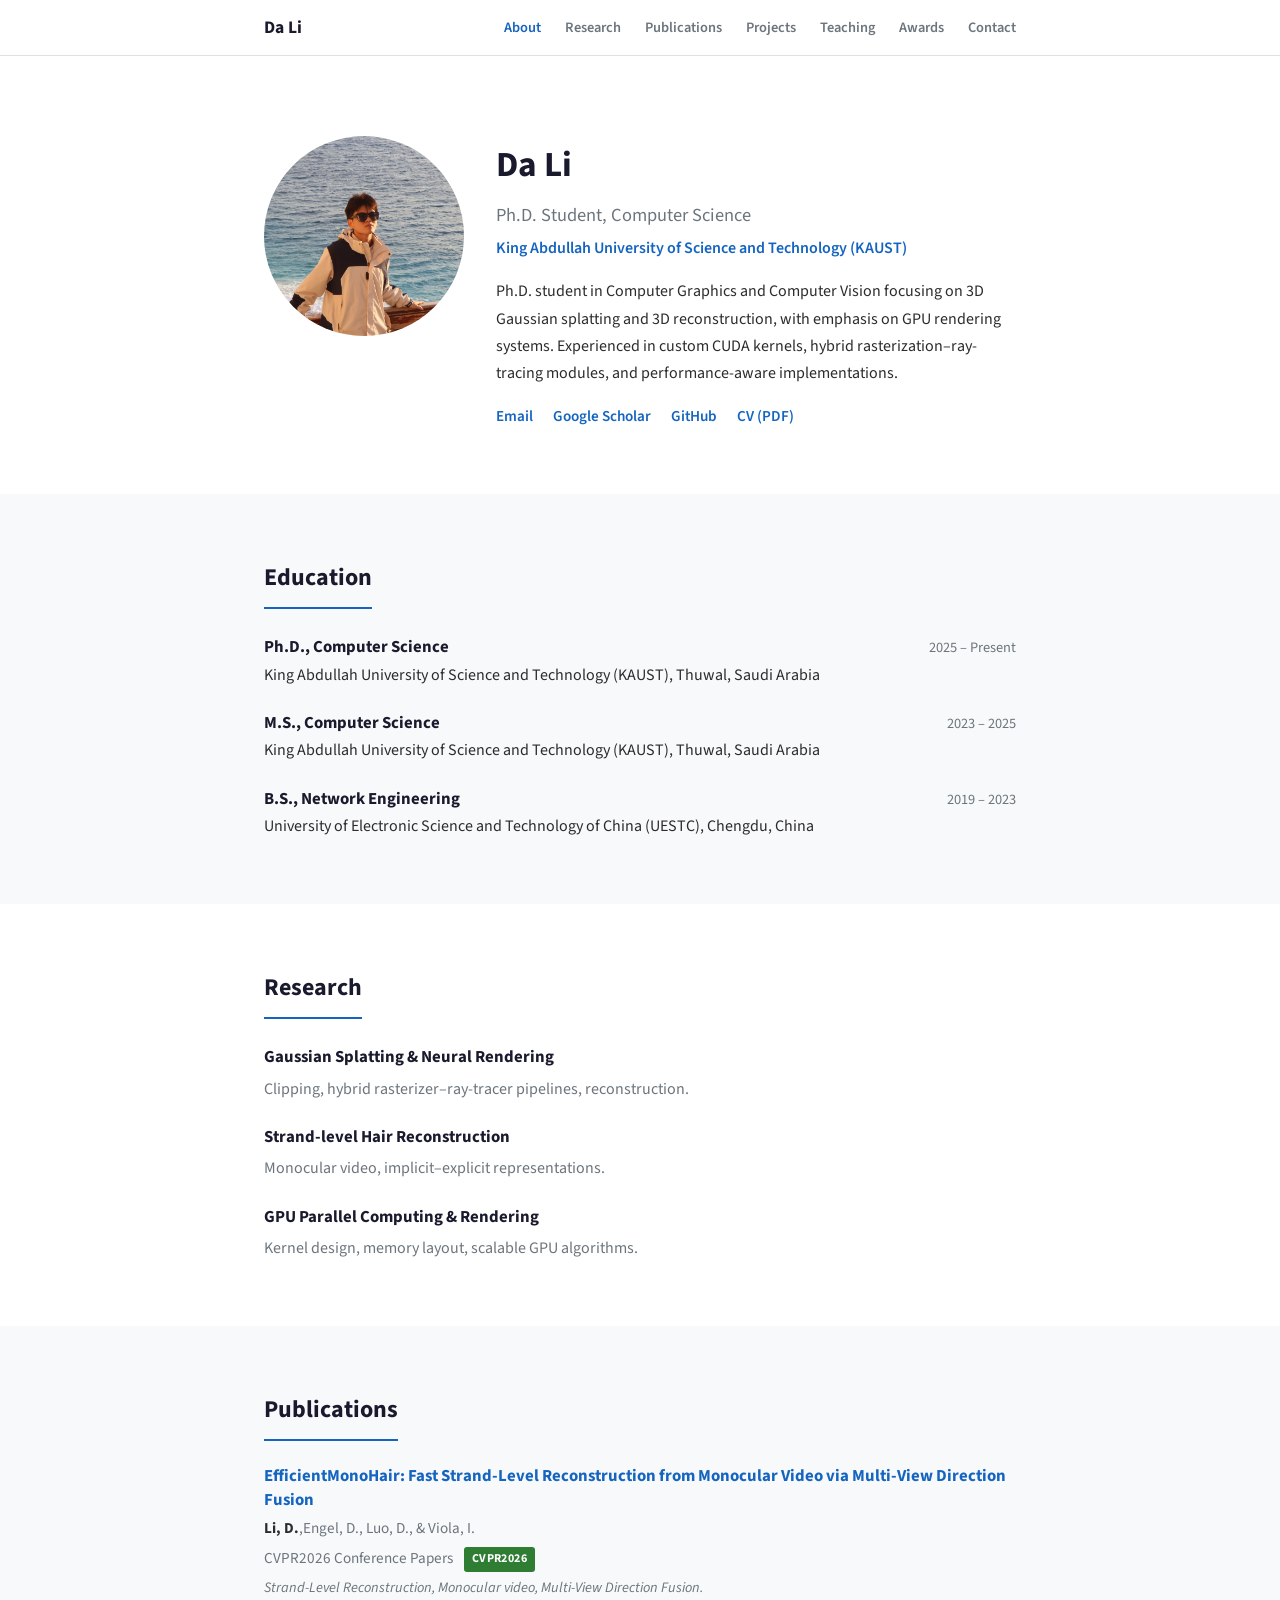
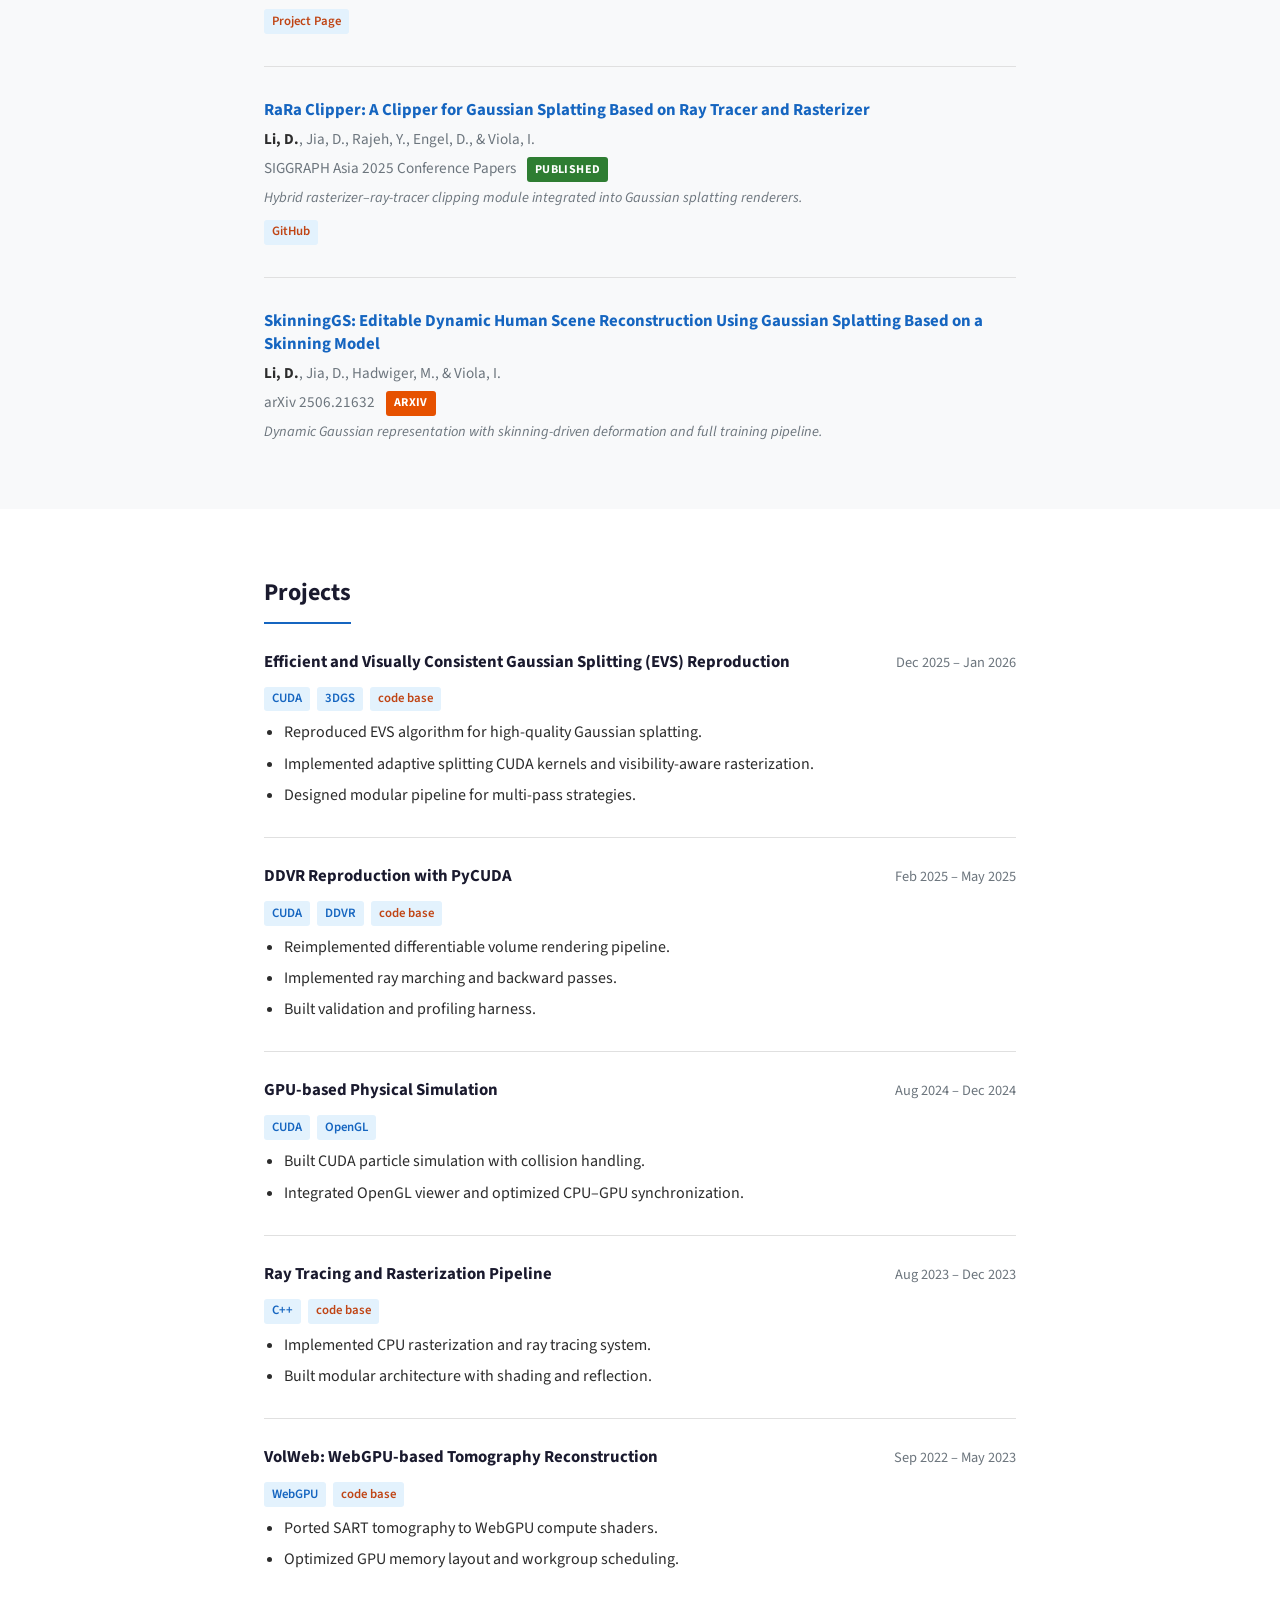
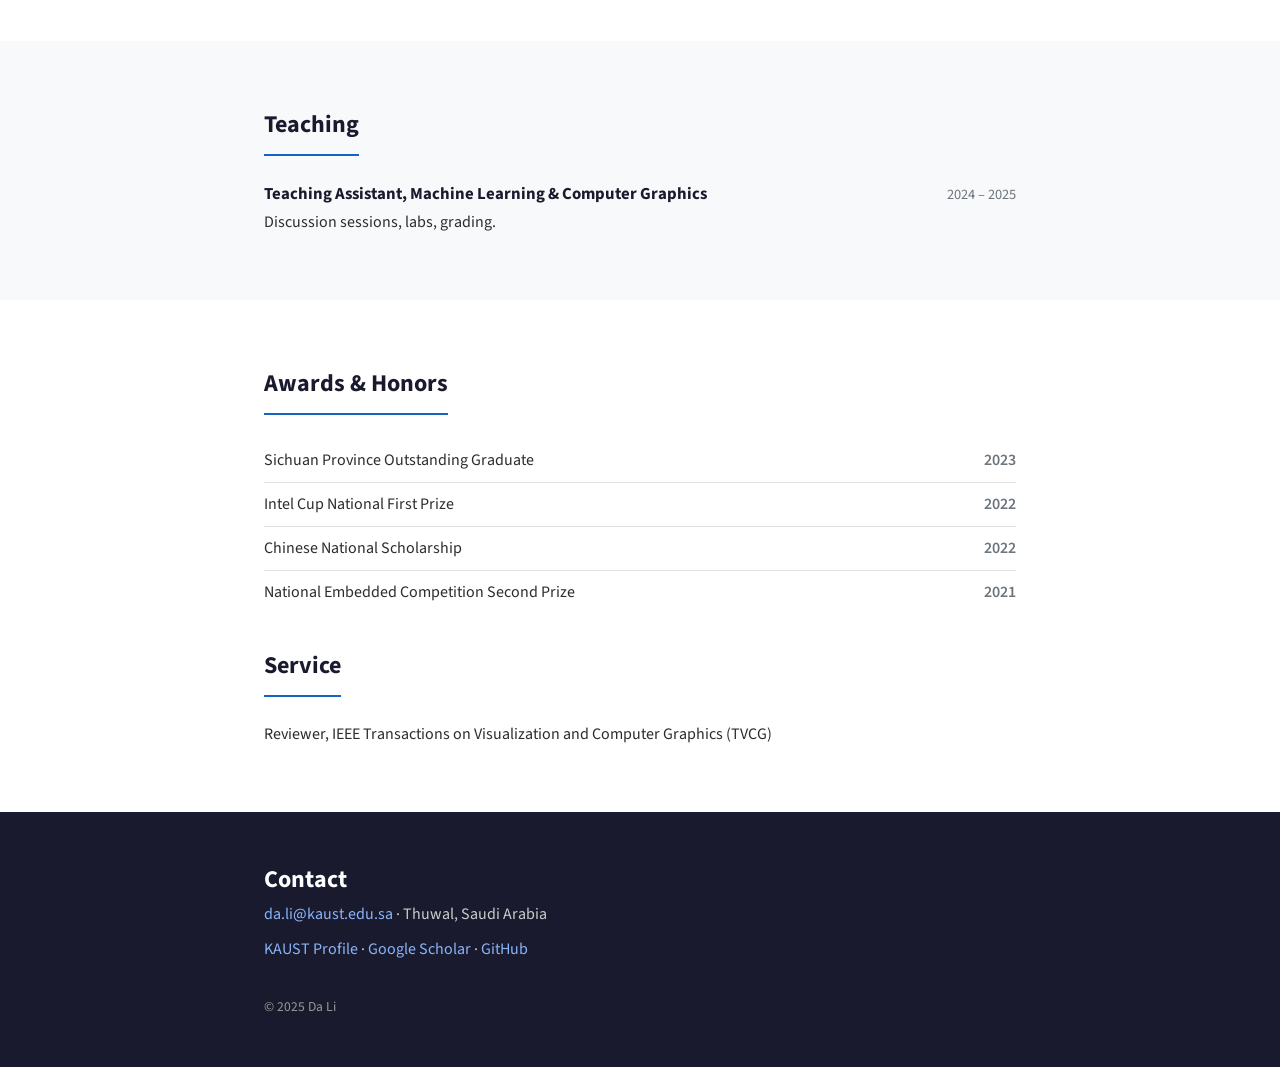
<file: index.html>
<!DOCTYPE html>
<html lang="en">
<head>
  <meta charset="UTF-8">
  <meta name="google-site-verification" content="tuxf_DEV8po_XkTjE10svYXUNkx22JST4pLigpx6i2c" />
  <meta name="viewport" content="width=device-width, initial-scale=1.0">
  <meta name="description" content="Da Li — Ph.D. student in Computer Science at KAUST. Research in 3D Gaussian splatting, GPU rendering, and CUDA.">
  <meta name="author" content="Da Li">

  <meta property="og:title" content="Da Li — KAUST">
  <meta property="og:description" content="Ph.D. student researching 3D Gaussian splatting, GPU rendering, and CUDA.">
  <meta property="og:type" content="website">
  <meta property="og:url" content="https://larkleeonepiece.github.io">

  <title>Da Li | KAUST</title>

  <link rel="preconnect" href="https://fonts.googleapis.com">
  <link rel="preconnect" href="https://fonts.gstatic.com" crossorigin>
  <link href="https://fonts.googleapis.com/css2?family=Source+Sans+3:wght@400;600;700&display=swap" rel="stylesheet">

  <link rel="icon" href="assets/favicon.svg" type="image/svg+xml">
  <link rel="stylesheet" href="style.css">
</head>
<body>

<!-- ===== Navigation ===== -->
<nav id="navbar" class="navbar">
  <div class="nav-container">
    <a href="#about" class="nav-logo">Da Li</a>
    <button class="nav-toggle" aria-label="Toggle navigation" aria-expanded="false">
      <span class="hamburger"></span>
    </button>
    <ul class="nav-links">
      <li><a href="#about">About</a></li>
      <li><a href="#research">Research</a></li>
      <li><a href="#publications">Publications</a></li>
      <li><a href="#projects">Projects</a></li>
      <li><a href="#teaching">Teaching</a></li>
      <li><a href="#awards">Awards</a></li>
      <li><a href="#contact">Contact</a></li>
    </ul>
  </div>
</nav>

<!-- ===== Hero / About ===== -->
<header id="about" class="section hero">
  <div class="container hero-grid">
    <div class="hero-photo">
      <!-- Replace with actual photo: <img src="assets/photo.jpg" alt="Da Li" width="200" height="200"> -->
      <img src="assets/googlescholar.jpg" alt="Da Li" width="200" height="200">
    </div>
    <div class="hero-text">
      <h1>Da Li</h1>
      <p class="subtitle">Ph.D. Student, Computer Science</p>
      <p class="affiliation">
        <a href="https://cemse.kaust.edu.sa/profiles/da-li">King Abdullah University of Science and Technology (KAUST)</a>
      </p>
      <p class="bio">
        Ph.D. student in Computer Graphics and Computer Vision focusing on
        3D Gaussian splatting and 3D reconstruction, with emphasis on GPU
        rendering systems. Experienced in custom CUDA kernels, hybrid
        rasterization–ray-tracing modules, and performance-aware implementations.
      </p>
      <ul class="contact-links">
        <li><a href="mailto:da.li@kaust.edu.sa">Email</a></li>

        <li><a href="https://scholar.google.com/citations?hl=en&user=mi3mSIUAAAAJ">Google Scholar</a></li>
        <li><a href="https://github.com/LarkLeeOnePiece">GitHub</a></li>
        <li><a href="publishCV.pdf">CV (PDF)</a></li>
      </ul>
    </div>
  </div>
</header>

<!-- ===== Education ===== -->
<section id="education" class="section section-alt">
  <div class="container">
    <h2>Education</h2>
    <div class="entry" style="margin-bottom: 1.25rem;">
      <div class="entry-header">
        <h3>Ph.D., Computer Science</h3>
        <span class="entry-date">2025 – Present</span>
      </div>
      <p>King Abdullah University of Science and Technology (KAUST), Thuwal, Saudi Arabia</p>
    </div>
    <div class="entry" style="margin-bottom: 1.25rem;">
      <div class="entry-header">
        <h3>M.S., Computer Science</h3>
        <span class="entry-date">2023 – 2025</span>
      </div>
      <p>King Abdullah University of Science and Technology (KAUST), Thuwal, Saudi Arabia</p>
    </div>
    <div class="entry">
      <div class="entry-header">
        <h3>B.S., Network Engineering</h3>
        <span class="entry-date">2019 – 2023</span>
      </div>
      <p>University of Electronic Science and Technology of China (UESTC), Chengdu, China</p>
    </div>
  </div>
</section>

<!-- ===== Research ===== -->
<section id="research" class="section">
  <div class="container">
    <h2>Research</h2>
    <div class="research-areas">
      <div class="research-area">
        <h3>Gaussian Splatting &amp; Neural Rendering</h3>
        <p>Clipping, hybrid rasterizer–ray-tracer pipelines, reconstruction.</p>
      </div>
      <div class="research-area">
        <h3>Strand-level Hair Reconstruction</h3>
        <p>Monocular video, implicit–explicit representations.</p>
      </div>
      <div class="research-area">
        <h3>GPU Parallel Computing &amp; Rendering</h3>
        <p>Kernel design, memory layout, scalable GPU algorithms.</p>
      </div>
    </div>
  </div>
</section>

<!-- ===== Publications ===== -->
<section id="publications" class="section section-alt">
  <div class="container">
    <h2>Publications</h2>

    <div class="pub-entry">
      <h3 class="pub-title">
        <!-- TODO: Replace # with actual DOI/ACM DL link for the SIGGRAPH Asia paper -->
        <a href="https://arxiv.org/pdf/2604.05794">EfficientMonoHair: Fast Strand-Level Reconstruction from Monocular Video
via Multi-View Direction Fusion
</a>
      </h3>
      <p class="pub-authors">
        <strong>Li, D.</strong>,Engel, D., Luo, D., &amp; Viola, I.
      </p>
      <p class="pub-venue">
        CVPR2026 Conference Papers
        <span class="badge badge-published">cvpr2026</span>
      </p>
      <p class="pub-contribution">
        Strand-Level Reconstruction, Monocular video, Multi-View Direction Fusion.
      </p>
      <p class="pub-links">
        <a href="https://larkleeonepiece.github.io/EfficientMonoHair/">Project Page</a>
      </p>
    </div>

    <div class="pub-entry">
      <h3 class="pub-title">
        <!-- TODO: Replace # with actual DOI/ACM DL link for the SIGGRAPH Asia paper -->
        <a href="https://dl.acm.org/doi/full/10.1145/3757377.3763982">RaRa Clipper: A Clipper for Gaussian Splatting Based on Ray Tracer and Rasterizer</a>
      </h3>
      <p class="pub-authors">
        <strong>Li, D.</strong>, Jia, D., Rajeh, Y., Engel, D., &amp; Viola, I.
      </p>
      <p class="pub-venue">
        SIGGRAPH Asia 2025 Conference Papers
        <span class="badge badge-published">Published</span>
      </p>
      <p class="pub-contribution">
        Hybrid rasterizer–ray-tracer clipping module integrated into Gaussian splatting renderers.
      </p>
      <p class="pub-links">
        <a href="https://github.com/LarkLeeOnePiece/Openbase-RaRaClipper">GitHub</a>
      </p>
    </div>

    <div class="pub-entry">
      <h3 class="pub-title">
        <a href="https://arxiv.org/abs/2506.21632">SkinningGS: Editable Dynamic Human Scene Reconstruction Using Gaussian Splatting Based on a Skinning Model</a>
      </h3>
      <p class="pub-authors">
        <strong>Li, D.</strong>, Jia, D., Hadwiger, M., &amp; Viola, I.
      </p>
      <p class="pub-venue">
        arXiv 2506.21632
        <span class="badge badge-arxiv">arXiv</span>
      </p>
      <p class="pub-contribution">
        Dynamic Gaussian representation with skinning-driven deformation and full training pipeline.
      </p>
    </div>
  </div>
</section>

<!-- ===== Projects ===== -->
<section id="projects" class="section">
  <div class="container">
    <h2>Projects</h2>

    <div class="project-entry">
      <div class="project-header">
        <h3>Efficient and Visually Consistent Gaussian Splitting (EVS) Reproduction</h3>
        <span class="project-date">Dec 2025 – Jan 2026</span>
      </div>
      <div class="project-tags">
        <span class="tag">CUDA</span>
        <span class="tag">3DGS</span>
        <span class="codetag"><a href="https://github.com/LarkLeeOnePiece/EV-Splitting">code base</a></span>
      </div>
      <ul>
        <li>Reproduced EVS algorithm for high-quality Gaussian splatting.</li>
        <li>Implemented adaptive splitting CUDA kernels and visibility-aware rasterization.</li>
        <li>Designed modular pipeline for multi-pass strategies.</li>
      </ul>
    </div>

    <div class="project-entry">
      <div class="project-header">
        <h3>DDVR Reproduction with PyCUDA</h3>
        <span class="project-date">Feb 2025 – May 2025</span>
      </div>
      <div class="project-tags">
        <span class="tag">CUDA</span>
        <span class="tag">DDVR</span>
        <span class="codetag"><a href="https://github.com/LarkLeeOnePiece/DDVR">code base</a></span>
      </div>
      <ul>
        <li>Reimplemented differentiable volume rendering pipeline.</li>
        <li>Implemented ray marching and backward passes.</li>
        <li>Built validation and profiling harness.</li>
      </ul>
    </div>

    <div class="project-entry">
      <div class="project-header">
        <h3>GPU-based Physical Simulation</h3>
        <span class="project-date">Aug 2024 – Dec 2024</span>
      </div>
      <div class="project-tags">
        <span class="tag">CUDA</span>
        <span class="tag">OpenGL</span>
        
      </div>
      <ul>
        <li>Built CUDA particle simulation with collision handling.</li>
        <li>Integrated OpenGL viewer and optimized CPU–GPU synchronization.</li>
      </ul>
    </div>

    <div class="project-entry">
      <div class="project-header">
        <h3>Ray Tracing and Rasterization Pipeline</h3>
        <span class="project-date">Aug 2023 – Dec 2023</span>
      </div>
      <div class="project-tags">
        <span class="tag">C++</span>
        <span class="codetag"><a href="https://github.com/LarkLeeOnePiece/Computer-Graphics-Pipeline">code base</a></span>
      </div>
      <ul>
        <li>Implemented CPU rasterization and ray tracing system.</li>
        <li>Built modular architecture with shading and reflection.</li>
      </ul>
    </div>

    <div class="project-entry">
      <div class="project-header">
        <h3>VolWeb: WebGPU-based Tomography Reconstruction</h3>
        <span class="project-date">Sep 2022 – May 2023</span>
      </div>
      <div class="project-tags">
        <span class="tag">WebGPU</span>
        <span class="codetag"><a href="https://github.com/LarkLeeOnePiece/Tomo_WebGPU">code base</a></span>
      </div>
      <ul>
        <li>Ported SART tomography to WebGPU compute shaders.</li>
        <li>Optimized GPU memory layout and workgroup scheduling.</li>
      </ul>
    </div>
  </div>
</section>

<!-- ===== Teaching ===== -->
<section id="teaching" class="section section-alt">
  <div class="container">
    <h2>Teaching</h2>
    <div class="entry">
      <div class="entry-header">
        <h3>Teaching Assistant, Machine Learning &amp; Computer Graphics</h3>
        <span class="entry-date">2024 – 2025</span>
      </div>
      <p>Discussion sessions, labs, grading.</p>
    </div>
  </div>
</section>

<!-- ===== Awards & Service ===== -->
<section id="awards" class="section">
  <div class="container">
    <h2>Awards &amp; Honors</h2>
    <ul class="awards-list">
      <li>
        <span class="award-name">Sichuan Province Outstanding Graduate</span>
        <span class="award-year">2023</span>
      </li>
      <li>
        <span class="award-name">Intel Cup National First Prize</span>
        <span class="award-year">2022</span>
      </li>
      <li>
        <span class="award-name">Chinese National Scholarship</span>
        <span class="award-year">2022</span>
      </li>
      <li>
        <span class="award-name">National Embedded Competition Second Prize</span>
        <span class="award-year">2021</span>
      </li>
    </ul>

    <div class="service-section">
      <h2>Service</h2>
      <p>Reviewer, IEEE Transactions on Visualization and Computer Graphics (TVCG)</p>
    </div>
  </div>
</section>

<!-- ===== Footer / Contact ===== -->
<footer id="contact" class="footer">
  <div class="container">
    <h2>Contact</h2>
    <p>
      <a href="mailto:da.li@kaust.edu.sa">da.li@kaust.edu.sa</a> &middot;
      Thuwal, Saudi Arabia
    </p>
    <p class="footer-links">
      <a href="https://cemse.kaust.edu.sa/profiles/da-li">KAUST Profile</a> &middot;
      <!-- TODO: Replace # with actual Google Scholar profile URL -->
      <a href="#">Google Scholar</a> &middot;
      <a href="https://github.com/LarkLeeOnePiece">GitHub</a>
    </p>
    <p class="copyright">&copy; 2025 Da Li</p>
  </div>
</footer>

<script src="script.js"></script>
</body>
</html>
</file>
<file: style.css>
/* ===== Design Tokens ===== */
:root {
  --color-bg: #ffffff;
  --color-bg-alt: #f8f9fa;
  --color-text: #2c2c2c;
  --color-text-muted: #6c757d;
  --color-heading: #1a1a2e;
  --color-accent: #1565c0;
  --color-accent-hover: #0d47a1;
  --color-border: #e0e0e0;

  --badge-published: #2e7d32;
  --badge-arxiv: #e65100;
  --badge-review: #6a1b9a;

  --tag-bg: #e3f2fd;
  --tag-text: #1565c0;
  --tag-codetext: #c04515;

  --font-body: 'Source Sans 3', -apple-system, BlinkMacSystemFont, 'Segoe UI', sans-serif;
  --font-size-base: 1rem;
  --line-height: 1.7;

  --max-width: 800px;
  --nav-height: 56px;
  --section-padding: 4rem 0;
}

/* ===== Reset ===== */
*, *::before, *::after {
  box-sizing: border-box;
  margin: 0;
  padding: 0;
}

html {
  scroll-behavior: smooth;
  scroll-padding-top: var(--nav-height);
}

body {
  font-family: var(--font-body);
  font-size: var(--font-size-base);
  line-height: var(--line-height);
  color: var(--color-text);
  background: var(--color-bg);
  -webkit-font-smoothing: antialiased;
}

a {
  color: var(--color-accent);
  text-decoration: none;
  transition: color 0.2s;
}

a:hover {
  color: var(--color-accent-hover);
  text-decoration: underline;
}

img {
  max-width: 100%;
  height: auto;
}

ul {
  padding-left: 1.25rem;
}

/* ===== Layout ===== */
.container {
  max-width: var(--max-width);
  margin: 0 auto;
  padding: 0 1.5rem;
}

.section {
  padding: var(--section-padding);
}

.section-alt {
  background: var(--color-bg-alt);
}

.section h2 {
  font-size: 1.5rem;
  color: var(--color-heading);
  margin-bottom: 1.5rem;
  padding-bottom: 0.5rem;
  border-bottom: 2px solid var(--color-accent);
  display: inline-block;
}

/* ===== Navigation ===== */
.navbar {
  position: sticky;
  top: 0;
  z-index: 100;
  background: rgba(255, 255, 255, 0.95);
  -webkit-backdrop-filter: blur(8px);
  backdrop-filter: blur(8px);
  border-bottom: 1px solid var(--color-border);
  height: var(--nav-height);
}

.nav-container {
  max-width: var(--max-width);
  margin: 0 auto;
  padding: 0 1.5rem;
  display: flex;
  align-items: center;
  justify-content: space-between;
  height: 100%;
}

.nav-logo {
  font-weight: 700;
  font-size: 1.1rem;
  color: var(--color-heading);
  text-decoration: none;
}

.nav-logo:hover {
  color: var(--color-accent);
  text-decoration: none;
}

.nav-toggle {
  display: none;
  background: none;
  border: none;
  cursor: pointer;
  padding: 0.5rem;
}

.hamburger,
.hamburger::before,
.hamburger::after {
  display: block;
  width: 22px;
  height: 2px;
  background: var(--color-text);
  transition: transform 0.3s;
}

.hamburger {
  position: relative;
}

.hamburger::before,
.hamburger::after {
  content: '';
  position: absolute;
  left: 0;
}

.hamburger::before {
  top: -7px;
}

.hamburger::after {
  top: 7px;
}

.nav-links {
  display: flex;
  list-style: none;
  gap: 1.5rem;
  padding: 0;
}

.nav-links a {
  text-decoration: none;
  color: var(--color-text-muted);
  font-size: 0.9rem;
  font-weight: 600;
  transition: color 0.2s;
}

.nav-links a:hover,
.nav-links a.active {
  color: var(--color-accent);
  text-decoration: none;
}

/* ===== Hero / About ===== */
.hero {
  padding-top: 5rem;
  padding-bottom: 4rem;
}

.hero-grid {
  display: grid;
  grid-template-columns: 200px 1fr;
  gap: 2rem;
  align-items: start;
}

.hero-photo {
  display: flex;
  justify-content: center;
}

.hero-photo img {
  width: 200px;
  height: 200px;
  border-radius: 50%;
  object-fit: cover;
  background: var(--color-bg-alt);
}

.hero-photo .photo-placeholder {
  width: 200px;
  height: 200px;
  border-radius: 50%;
  background: var(--color-accent);
  display: flex;
  align-items: center;
  justify-content: center;
  color: white;
  font-size: 3rem;
  font-weight: 700;
}

.hero-text h1 {
  font-size: 2.2rem;
  color: var(--color-heading);
  margin-bottom: 0.25rem;
}

.subtitle {
  font-size: 1.15rem;
  color: var(--color-text-muted);
  margin-bottom: 0.25rem;
}

.affiliation {
  margin-bottom: 1rem;
}

.affiliation a {
  font-weight: 600;
}

.bio {
  margin-bottom: 1rem;
  color: var(--color-text);
}

.contact-links {
  list-style: none;
  display: flex;
  flex-wrap: wrap;
  gap: 0.5rem 1.25rem;
  padding: 0;
}

.contact-links a {
  font-weight: 600;
  font-size: 0.95rem;
}

/* ===== Research Areas ===== */
.research-areas {
  display: grid;
  gap: 1.25rem;
}

.research-area h3 {
  font-size: 1.05rem;
  color: var(--color-heading);
  margin-bottom: 0.25rem;
}

.research-area p {
  color: var(--color-text-muted);
}

/* ===== Publications ===== */
.pub-entry {
  margin-bottom: 2rem;
  padding-bottom: 2rem;
  border-bottom: 1px solid var(--color-border);
}

.pub-entry:last-child {
  margin-bottom: 0;
  padding-bottom: 0;
  border-bottom: none;
}

.pub-title {
  font-size: 1.05rem;
  font-weight: 700;
  line-height: 1.4;
  margin-bottom: 0.25rem;
}

.pub-title a {
  color: var(--color-accent);
  text-decoration: none;
}

.pub-title a:hover {
  text-decoration: underline;
}

.pub-authors {
  margin: 0.25rem 0;
  color: var(--color-text-muted);
  font-size: 0.95rem;
}

.pub-authors strong {
  color: var(--color-text);
}

.pub-venue {
  font-size: 0.95rem;
  color: var(--color-text-muted);
  margin: 0.25rem 0;
}

.pub-contribution {
  font-size: 0.9rem;
  color: var(--color-text-muted);
  font-style: italic;
  margin-top: 0.25rem;
}

.pub-links {
  margin-top: 0.4rem;
}

.pub-links a {
  display: inline-block;
  padding: 0.1rem 0.5rem;
  background: var(--tag-bg);
  color: var(--tag-codetext);
  border-radius: 3px;
  font-size: 0.8rem;
  font-weight: 600;
  margin-right: 0.25rem;
  text-decoration: none;
}

.pub-links a:hover {
  text-decoration: underline;
}

.badge {
  display: inline-block;
  padding: 0.15rem 0.5rem;
  border-radius: 3px;
  font-size: 0.75rem;
  font-weight: 700;
  text-transform: uppercase;
  letter-spacing: 0.03em;
  color: white;
  vertical-align: middle;
  margin-left: 0.5rem;
  font-style: normal;
}

.badge-published { background: var(--badge-published); }
.badge-arxiv { background: var(--badge-arxiv); }
.badge-review { background: var(--badge-review); }

/* ===== Projects ===== */
.project-entry {
  margin-bottom: 1.5rem;
  padding-bottom: 1.5rem;
  border-bottom: 1px solid var(--color-border);
}

.project-entry:last-child {
  margin-bottom: 0;
  padding-bottom: 0;
  border-bottom: none;
}

.project-header {
  display: flex;
  justify-content: space-between;
  align-items: baseline;
  flex-wrap: wrap;
  gap: 0.5rem;
}

.project-header h3 {
  font-size: 1.05rem;
  color: var(--color-heading);
}

.project-date {
  color: var(--color-text-muted);
  font-size: 0.9rem;
  white-space: nowrap;
}

.project-tags {
  margin: 0.5rem 0;
}

.tag {
  display: inline-block;
  padding: 0.1rem 0.5rem;
  background: var(--tag-bg);
  color: var(--tag-text);
  border-radius: 3px;
  font-size: 0.8rem;
  font-weight: 600;
  margin-right: 0.25rem;
}
.codetag {
  display: inline-block;
  padding: 0.1rem 0.5rem;
  background: var(--tag-bg);
  color: var(--tag-codetext);
  border-radius: 3px;
  font-size: 0.8rem;
  font-weight: 600;
  margin-right: 0.25rem;
}

.codetag a {
  color: inherit;
  text-decoration: none;
}

.codetag a:hover {
  text-decoration: underline;
}

.project-entry ul {
  margin-top: 0.5rem;
  color: var(--color-text);
}

.project-entry li {
  margin-bottom: 0.25rem;
}

/* ===== Teaching ===== */
.entry-header {
  display: flex;
  justify-content: space-between;
  align-items: baseline;
  flex-wrap: wrap;
  gap: 0.5rem;
}

.entry-header h3 {
  font-size: 1.05rem;
  color: var(--color-heading);
}

.entry-date {
  color: var(--color-text-muted);
  font-size: 0.9rem;
  white-space: nowrap;
}

/* ===== Awards ===== */
.awards-list {
  list-style: none;
  padding: 0;
}

.awards-list li {
  display: flex;
  justify-content: space-between;
  padding: 0.5rem 0;
  border-bottom: 1px solid var(--color-border);
}

.awards-list li:last-child {
  border-bottom: none;
}

.award-year {
  color: var(--color-text-muted);
  font-weight: 600;
  white-space: nowrap;
}

/* ===== Service ===== */
.service-section {
  margin-top: 2rem;
}

.service-section h2 {
  margin-top: 0;
}

/* ===== Footer ===== */
.footer {
  padding: 3rem 0;
  background: var(--color-heading);
  color: #ccc;
}

.footer h2 {
  color: #fff;
  border-bottom-color: var(--color-accent);
}

.footer a {
  color: #8ab4f8;
}

.footer a:hover {
  color: #fff;
}

.footer-links {
  margin-top: 0.5rem;
}

.copyright {
  margin-top: 2rem;
  font-size: 0.85rem;
  color: #999;
}

/* ===== Responsive: Tablet ===== */
@media (max-width: 768px) {
  :root {
    --section-padding: 3rem 0;
  }

  .nav-toggle {
    display: block;
  }

  .nav-links {
    display: none;
    flex-direction: column;
    position: absolute;
    top: var(--nav-height);
    left: 0;
    right: 0;
    background: white;
    padding: 1rem 1.5rem;
    border-bottom: 1px solid var(--color-border);
    box-shadow: 0 4px 12px rgba(0, 0, 0, 0.05);
    gap: 0.75rem;
  }

  .nav-links.open {
    display: flex;
  }

  .hero-grid {
    grid-template-columns: 1fr;
    text-align: center;
  }

  .contact-links {
    justify-content: center;
  }

  .project-header {
    flex-direction: column;
  }

  .entry-header {
    flex-direction: column;
  }
}

/* ===== Responsive: Small phone ===== */
@media (max-width: 480px) {
  .hero-text h1 {
    font-size: 1.8rem;
  }

  .hero-photo img,
  .hero-photo .photo-placeholder {
    width: 150px;
    height: 150px;
    font-size: 2.5rem;
  }

  .awards-list li {
    flex-direction: column;
    gap: 0.15rem;
  }
}

/* ===== Print ===== */
@media print {
  .navbar, .nav-toggle { display: none; }
  .section { padding: 1rem 0; }
  .footer { background: white; color: var(--color-text); }
  a { color: inherit; text-decoration: underline; }
}
</file>
